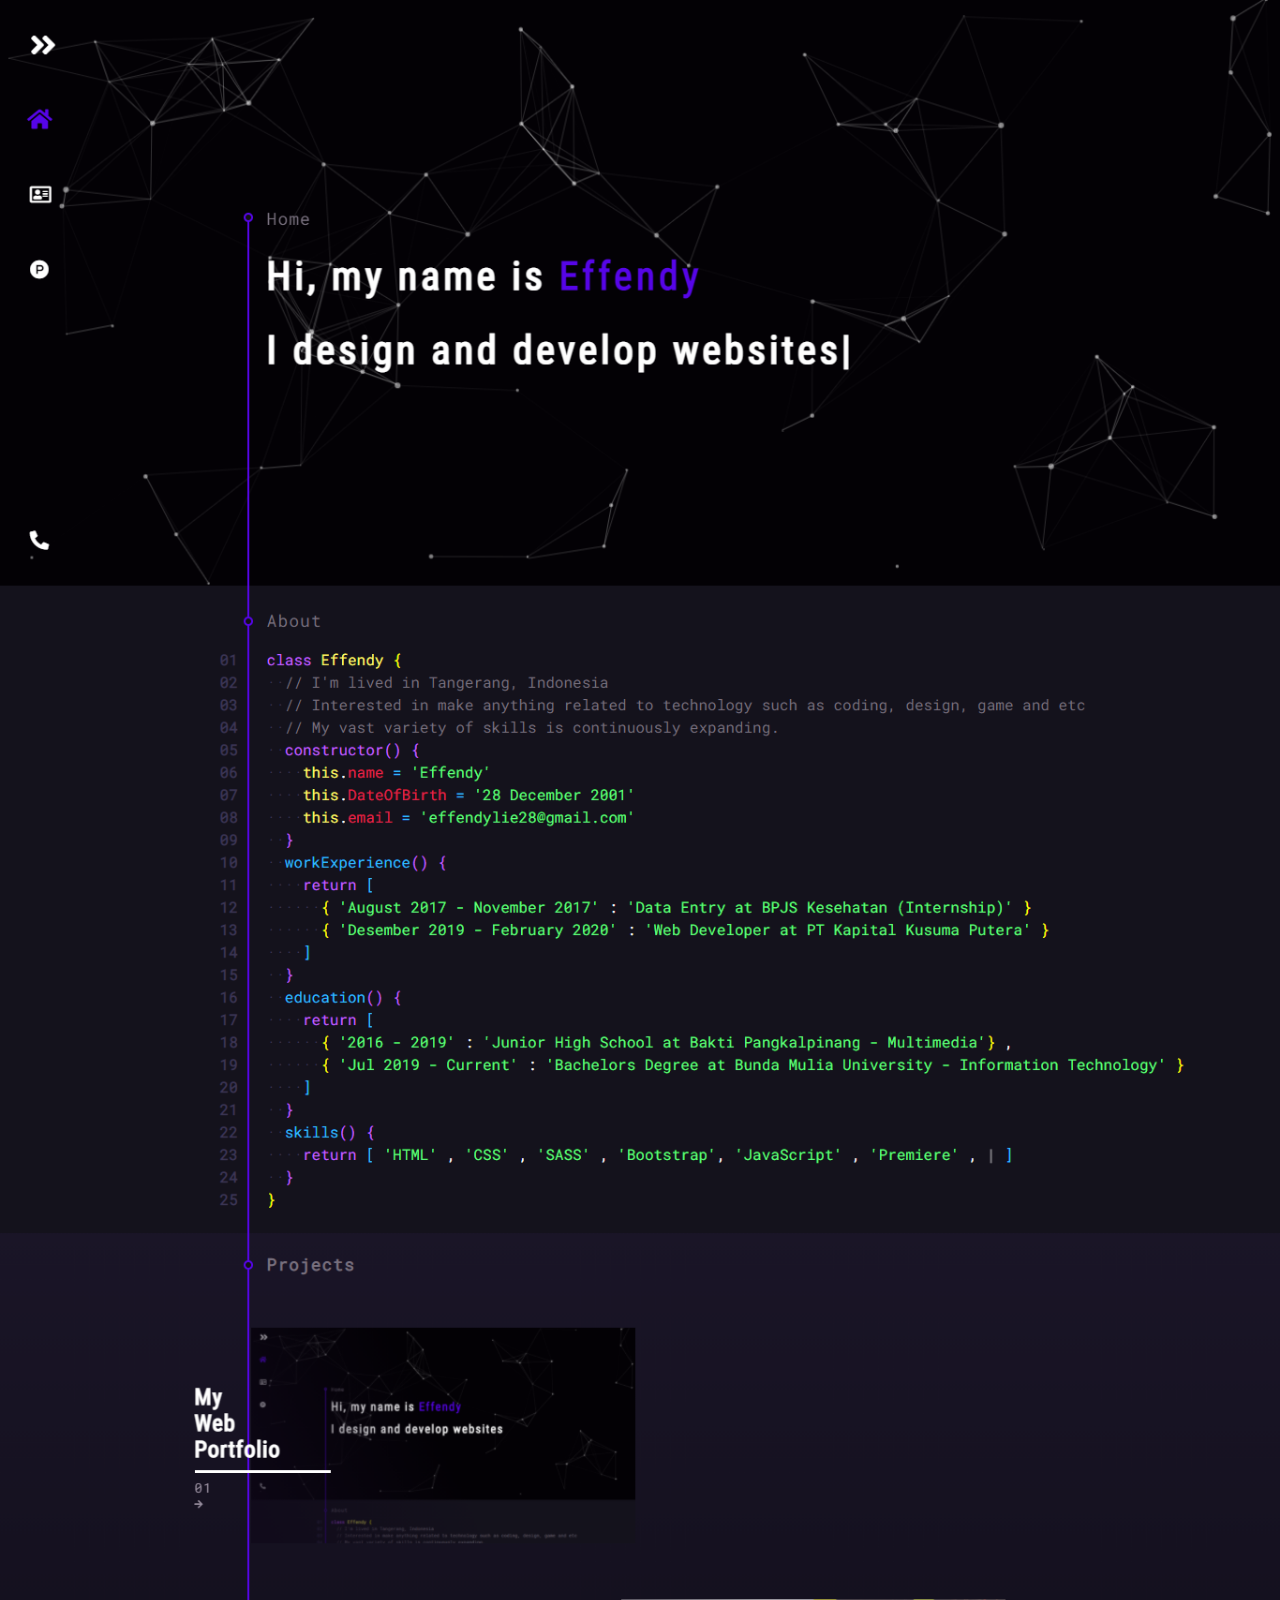
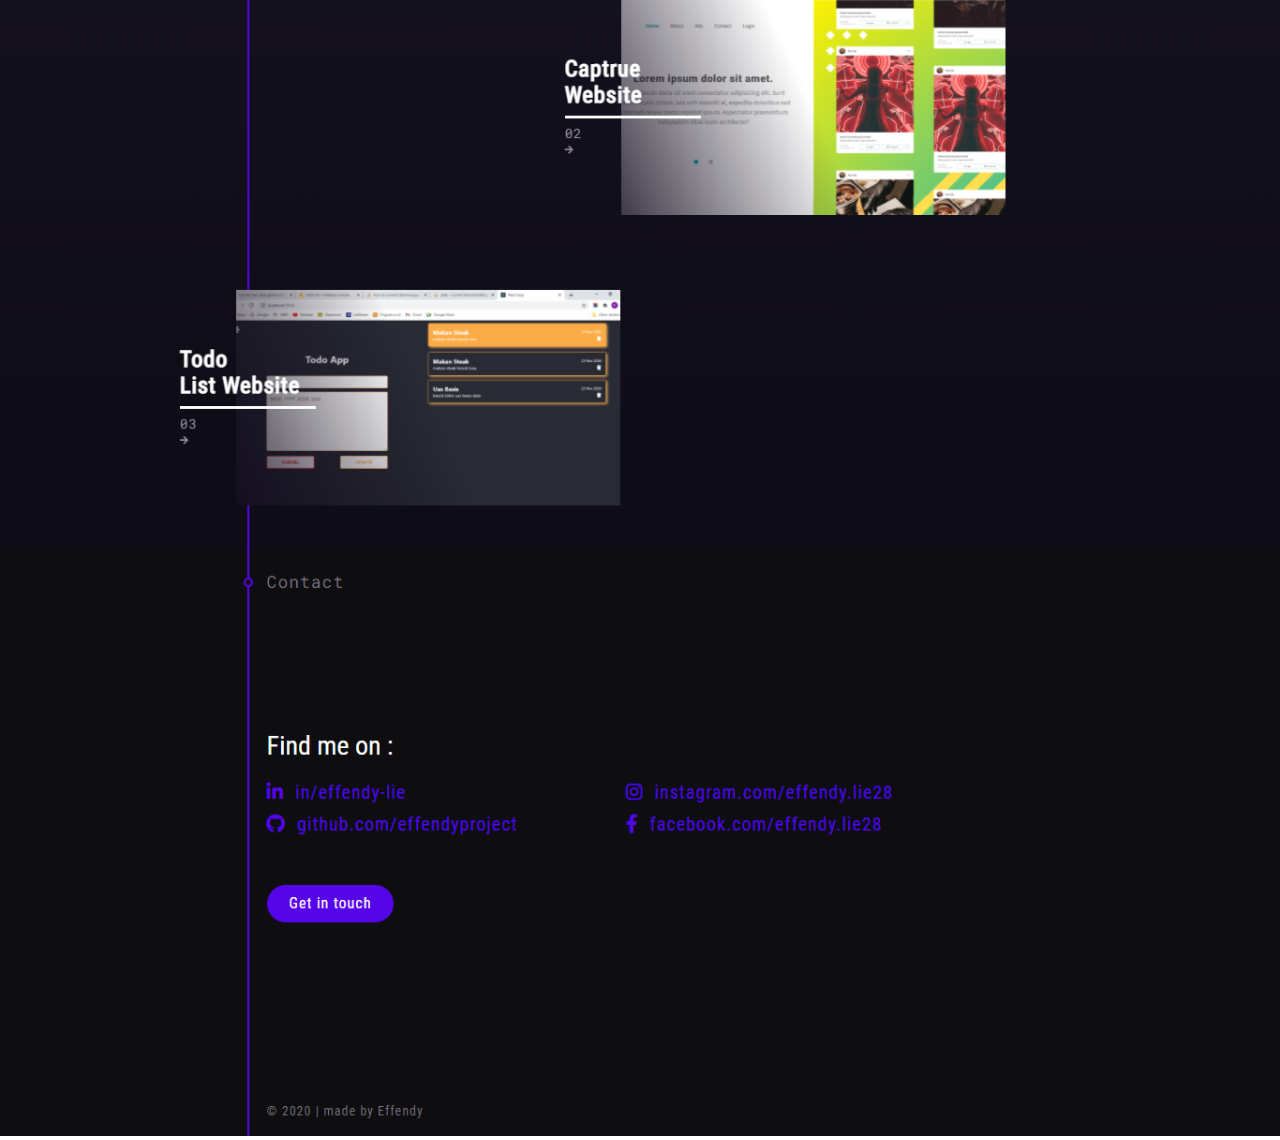
<file: project-details-1.html>
<!DOCTYPE html>
<html lang="en">
    <head>
        <!-- Required meta tags -->
        <meta charset="utf-8" />
        <meta
            name="viewport"
            content="width=device-width, initial-scale=1, shrink-to-fit=no"
        />

        <link rel="stylesheet" href="./assets/css/detail.css" />

        <!-- Bootstrap CSS -->
        <link
            rel="stylesheet"
            href="https://cdn.jsdelivr.net/npm/bootstrap@4.5.3/dist/css/bootstrap.min.css"
            integrity="sha384-TX8t27EcRE3e/ihU7zmQxVncDAy5uIKz4rEkgIXeMed4M0jlfIDPvg6uqKI2xXr2"
            crossorigin="anonymous"
        />

        <title>Website | Effendy Portfolio</title>
    </head>
    <body>
        <div id="projectDetail">
            <div class="row">
                <div class="col-md-8">
                    <img src="./assets/img/fen-web/5.png" alt="project-1" />
                </div>
                <div class="col-md-4">
                    <h2 class="subtitle">#1</h2>
                    <h2 class="title">Effendy Website</h2>
                    <p class="desc">
                        Lorem ipsum dolor sit amet, consectetur adipisicing
                        elit. Ullam, officiis hic fugit numquam, quasi odio
                        nihil voluptatem, sequi magni voluptate quam commodi sit
                        repudiandae laboriosam quaerat. Ducimus error quaerat
                        expedita?
                    </p>
                    <p class="technology">
                        Technology : <br />
                        #HTML, #SCSS, #JavaScript, #Bootstrap, #TiltJs
                    </p>
                </div>
            </div>
        </div>

        <!-- Optional JavaScript; choose one of the two! -->

        <!-- Option 1: jQuery and Bootstrap Bundle (includes Popper) -->
        <script
            src="https://code.jquery.com/jquery-3.5.1.slim.min.js"
            integrity="sha384-DfXdz2htPH0lsSSs5nCTpuj/zy4C+OGpamoFVy38MVBnE+IbbVYUew+OrCXaRkfj"
            crossorigin="anonymous"
        ></script>
        <script
            src="https://cdn.jsdelivr.net/npm/bootstrap@4.5.3/dist/js/bootstrap.bundle.min.js"
            integrity="sha384-ho+j7jyWK8fNQe+A12Hb8AhRq26LrZ/JpcUGGOn+Y7RsweNrtN/tE3MoK7ZeZDyx"
            crossorigin="anonymous"
        ></script>
    </body>
</html>
</file>
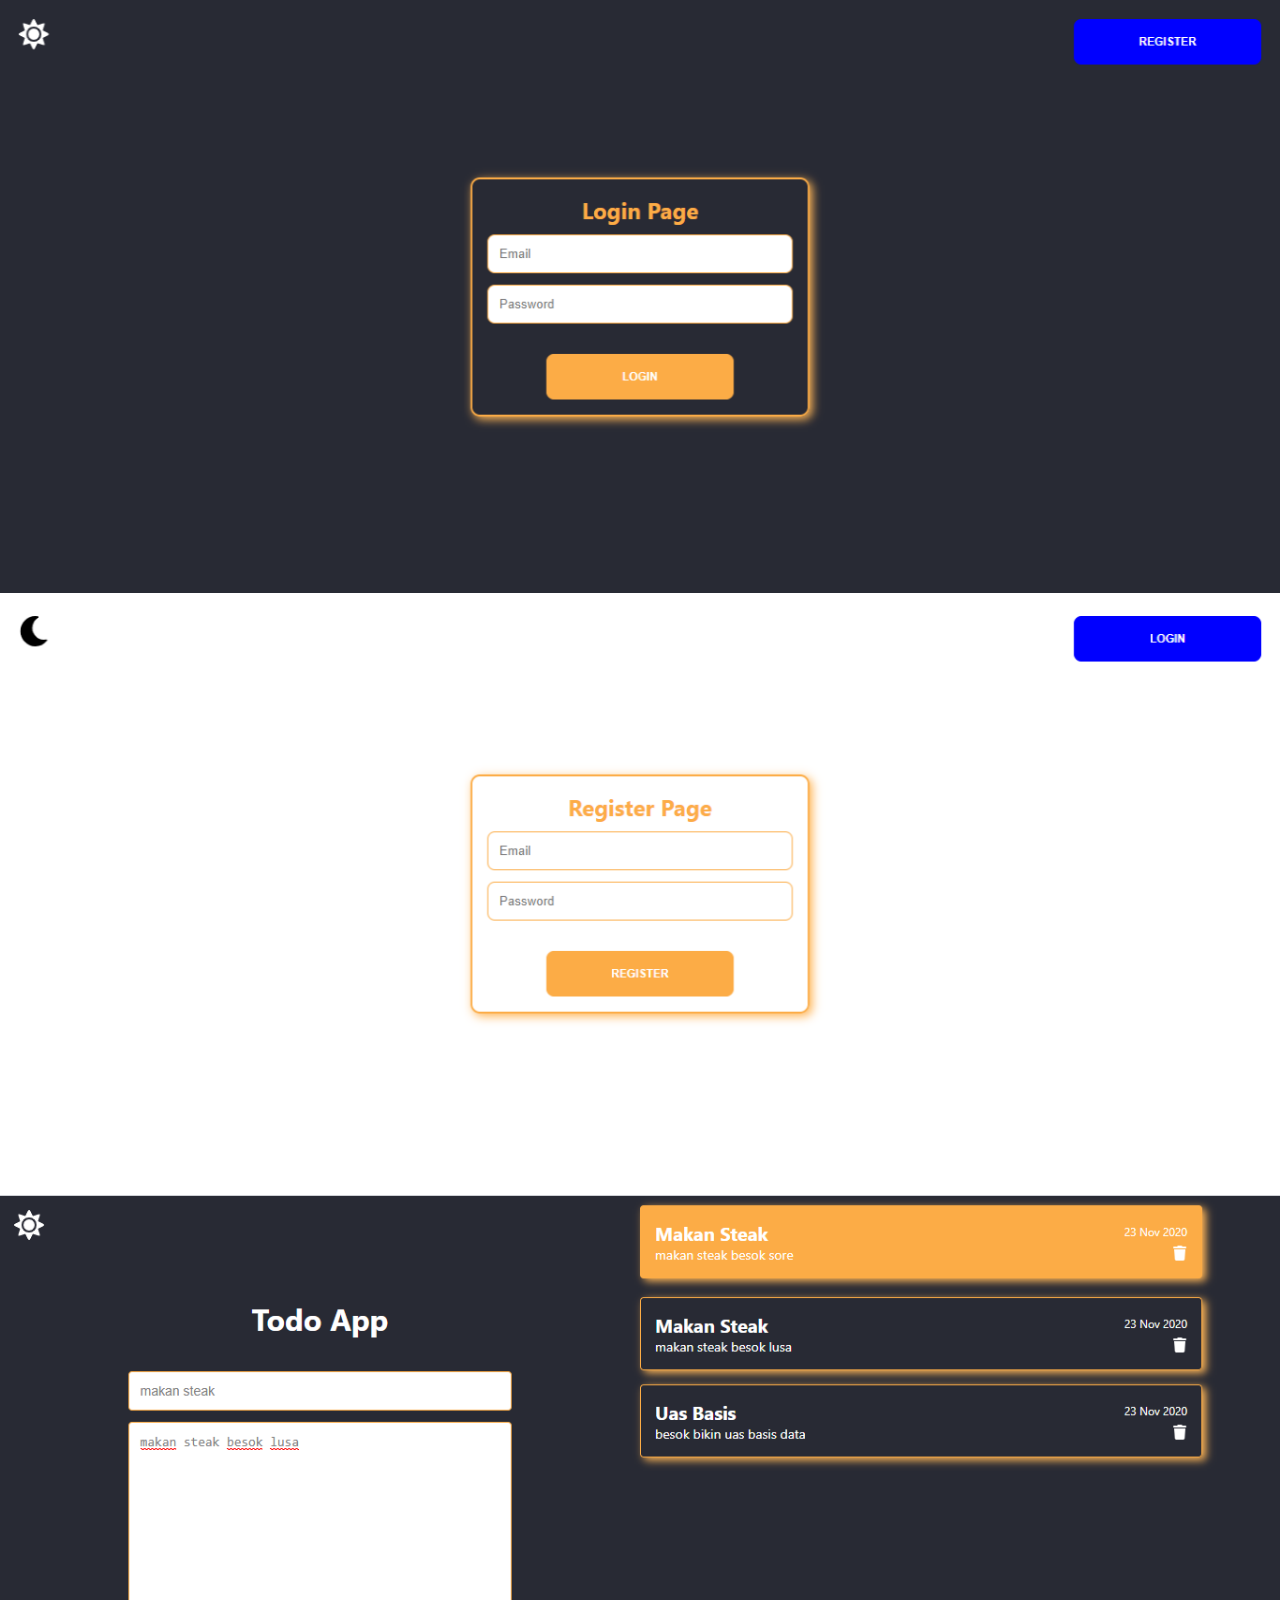
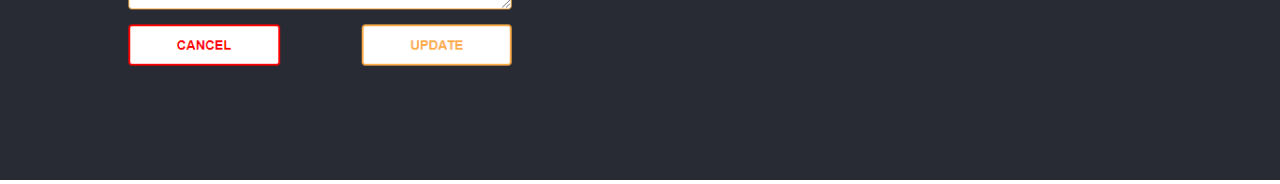
<file: project-details-2.html>
<!DOCTYPE html>
<html lang="en">
    <head>
        <!-- Required meta tags -->
        <meta charset="utf-8" />
        <meta
            name="viewport"
            content="width=device-width, initial-scale=1, shrink-to-fit=no"
        />

        <link rel="stylesheet" href="./assets/css/detail.css" />

        <!-- Bootstrap CSS -->
        <link
            rel="stylesheet"
            href="https://cdn.jsdelivr.net/npm/bootstrap@4.5.3/dist/css/bootstrap.min.css"
            integrity="sha384-TX8t27EcRE3e/ihU7zmQxVncDAy5uIKz4rEkgIXeMed4M0jlfIDPvg6uqKI2xXr2"
            crossorigin="anonymous"
        />

        <title>Website | Todo List</title>
    </head>
    <body>
        <div id="projectDetail">
            <div class="row">
                <div class="col-md-8">
                    <img
                        src="./assets/img/todolist-web/login.png"
                        alt="img-1"
                    />
                    <img
                        src="./assets/img/todolist-web/register.png"
                        alt="img-2"
                    />
                    <img
                        src="./assets/img/todolist-web/todo-app.png"
                        alt="img-3"
                    />
                </div>
                <div class="col-md-4">
                    <h2 class="subtitle">#2</h2>
                    <h2 class="title">Todo List Website</h2>
                    <p class="desc">
                        Lorem ipsum dolor sit amet, consectetur adipisicing
                        elit. Ullam, officiis hic fugit numquam, quasi odio
                        nihil voluptatem, sequi magni voluptate quam commodi sit
                        repudiandae laboriosam quaerat. Ducimus error quaerat
                        expedita?
                    </p>
                    <p class="technology">
                        Technology : <br />
                        #ReactJs, #Firebase, #Redux, #SCSS
                    </p>
                </div>
            </div>
        </div>

        <!-- Optional JavaScript; choose one of the two! -->

        <!-- Option 1: jQuery and Bootstrap Bundle (includes Popper) -->
        <script
            src="https://code.jquery.com/jquery-3.5.1.slim.min.js"
            integrity="sha384-DfXdz2htPH0lsSSs5nCTpuj/zy4C+OGpamoFVy38MVBnE+IbbVYUew+OrCXaRkfj"
            crossorigin="anonymous"
        ></script>
        <script
            src="https://cdn.jsdelivr.net/npm/bootstrap@4.5.3/dist/js/bootstrap.bundle.min.js"
            integrity="sha384-ho+j7jyWK8fNQe+A12Hb8AhRq26LrZ/JpcUGGOn+Y7RsweNrtN/tE3MoK7ZeZDyx"
            crossorigin="anonymous"
        ></script>
    </body>
</html>
</file>
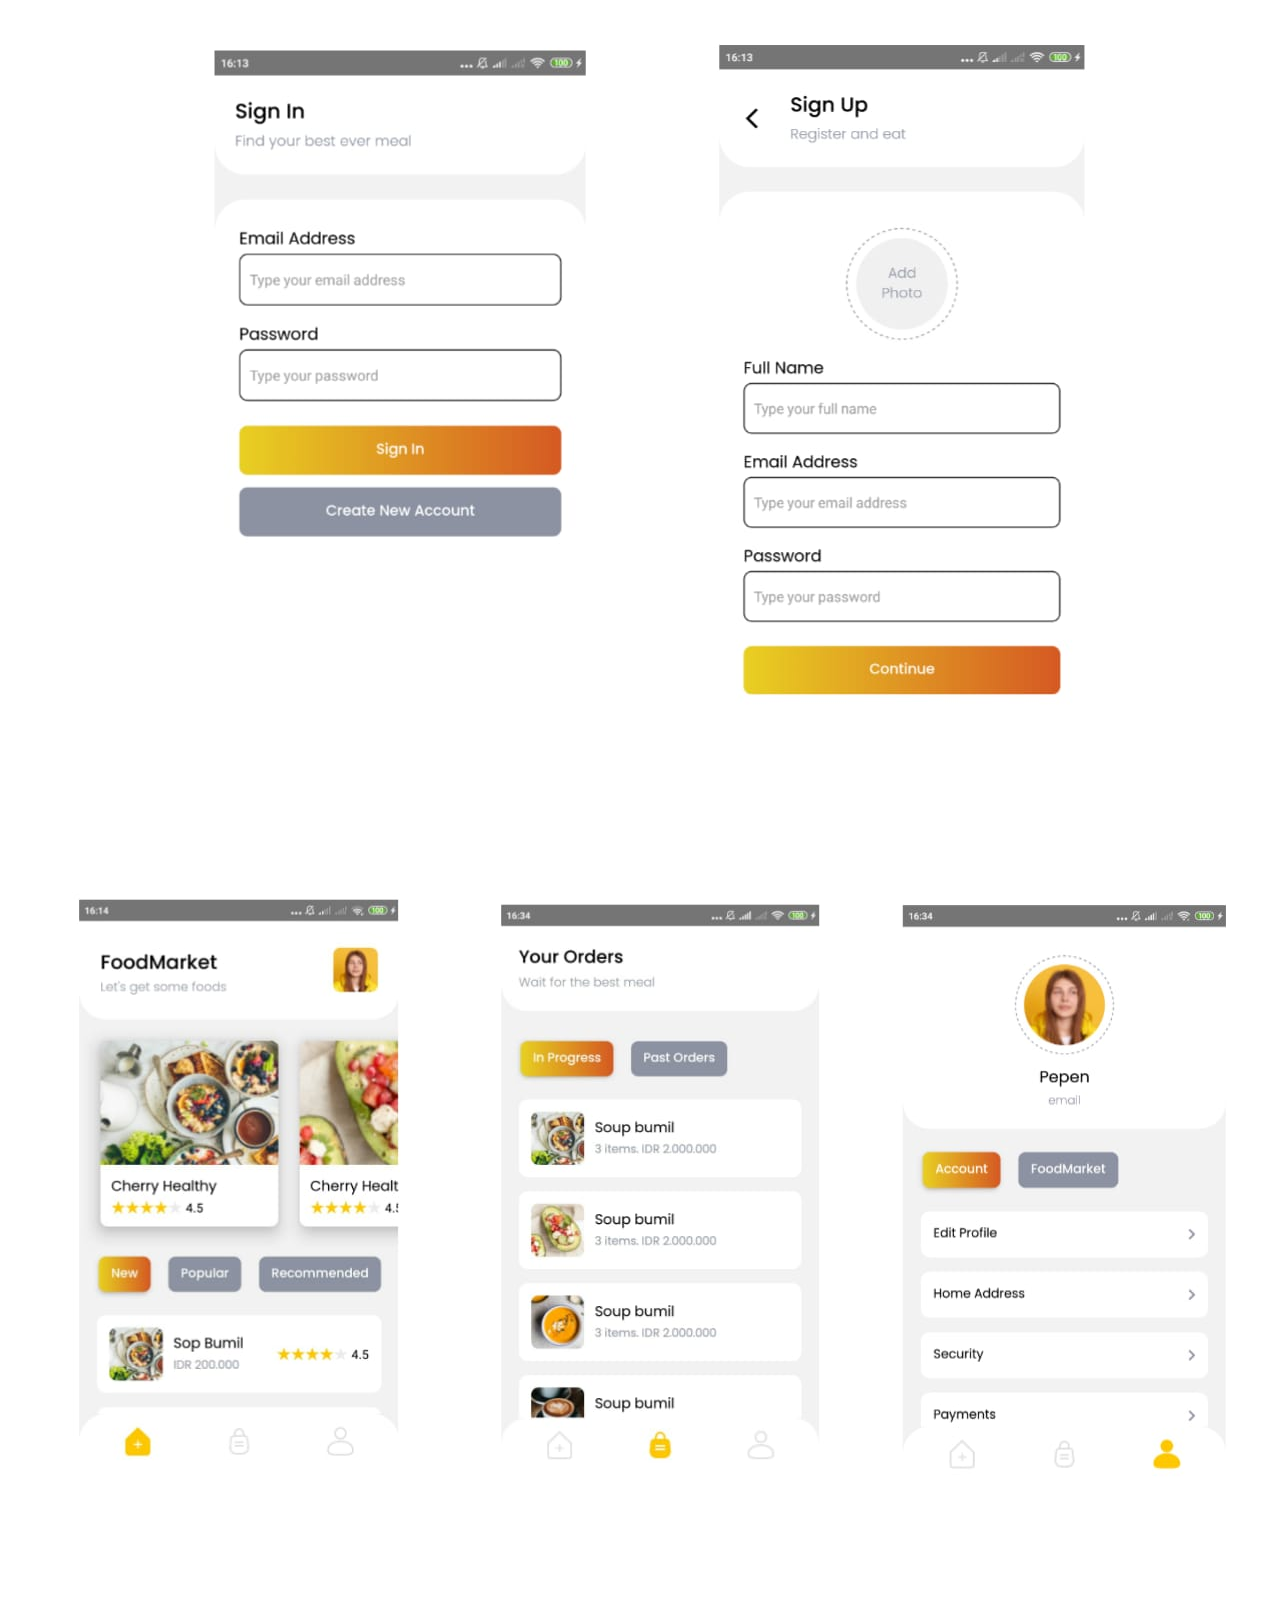
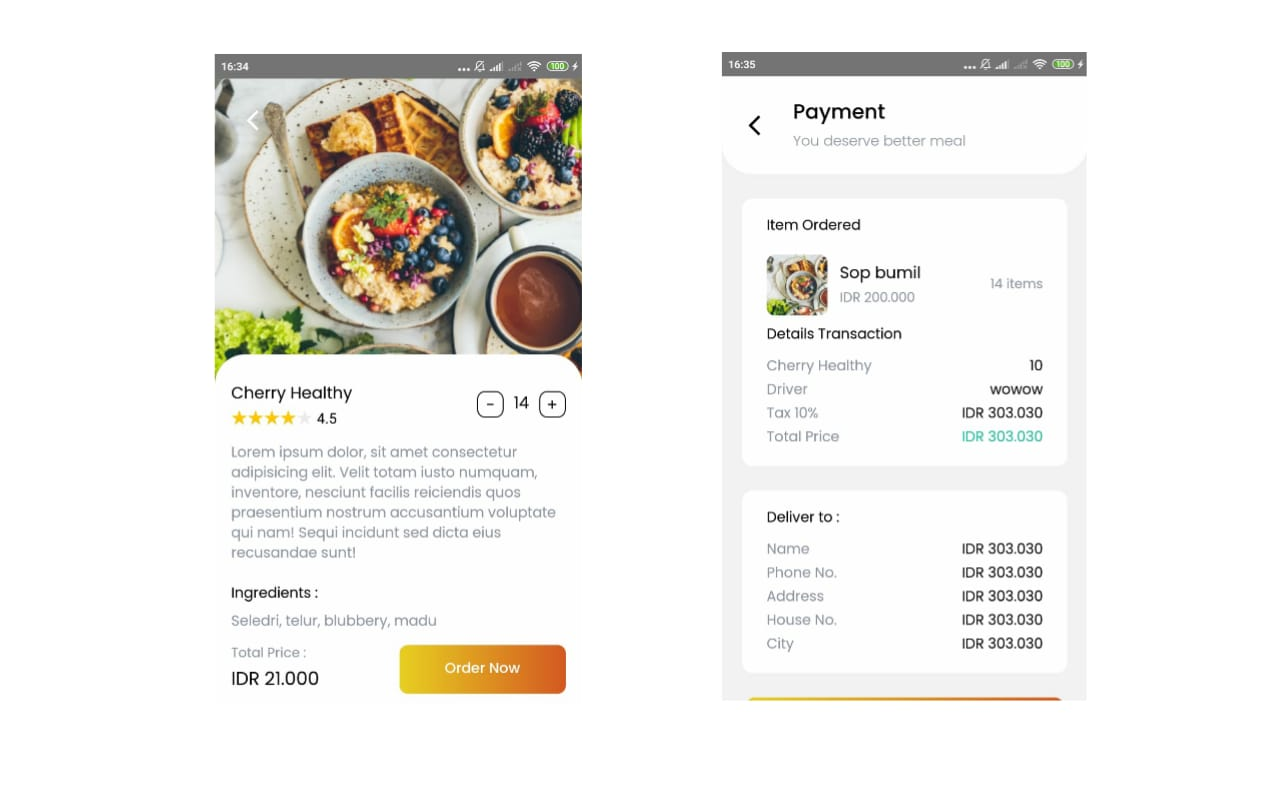
<file: project-details-3.html>
<!DOCTYPE html>
<html lang="en">
    <head>
        <!-- Required meta tags -->
        <meta charset="utf-8" />
        <meta
            name="viewport"
            content="width=device-width, initial-scale=1, shrink-to-fit=no"
        />

        <link rel="stylesheet" href="./assets/css/detail.css" />

        <!-- Bootstrap CSS -->
        <link
            rel="stylesheet"
            href="https://cdn.jsdelivr.net/npm/bootstrap@4.5.3/dist/css/bootstrap.min.css"
            integrity="sha384-TX8t27EcRE3e/ihU7zmQxVncDAy5uIKz4rEkgIXeMed4M0jlfIDPvg6uqKI2xXr2"
            crossorigin="anonymous"
        />

        <title>App | FoodMarket</title>
    </head>
    <body>
        <div id="projectDetail">
            <div class="row">
                <div class="col-md-8">
                    <img src="./assets/img/fm-app/1.jpeg" alt="img-1" />
                    <img src="./assets/img/fm-app/2.jpeg" alt="img-2" />
                    <img src="./assets/img/fm-app/3.jpeg" alt="img-3" />
                </div>
                <div class="col-md-4">
                    <h2 class="subtitle">#3</h2>
                    <h2 class="title">FoodMarket Mobile App</h2>
                    <p class="desc">
                        Lorem ipsum dolor sit amet, consectetur adipisicing
                        elit. Ullam, officiis hic fugit numquam, quasi odio
                        nihil voluptatem, sequi magni voluptate quam commodi sit
                        repudiandae laboriosam quaerat. Ducimus error quaerat
                        expedita?
                    </p>
                    <p class="technology">
                        Technology : <br />
                        #ReactNative, #Redux
                    </p>
                </div>
            </div>
        </div>

        <!-- Optional JavaScript; choose one of the two! -->

        <!-- Option 1: jQuery and Bootstrap Bundle (includes Popper) -->
        <script
            src="https://code.jquery.com/jquery-3.5.1.slim.min.js"
            integrity="sha384-DfXdz2htPH0lsSSs5nCTpuj/zy4C+OGpamoFVy38MVBnE+IbbVYUew+OrCXaRkfj"
            crossorigin="anonymous"
        ></script>
        <script
            src="https://cdn.jsdelivr.net/npm/bootstrap@4.5.3/dist/js/bootstrap.bundle.min.js"
            integrity="sha384-ho+j7jyWK8fNQe+A12Hb8AhRq26LrZ/JpcUGGOn+Y7RsweNrtN/tE3MoK7ZeZDyx"
            crossorigin="anonymous"
        ></script>
    </body>
</html>
</file>
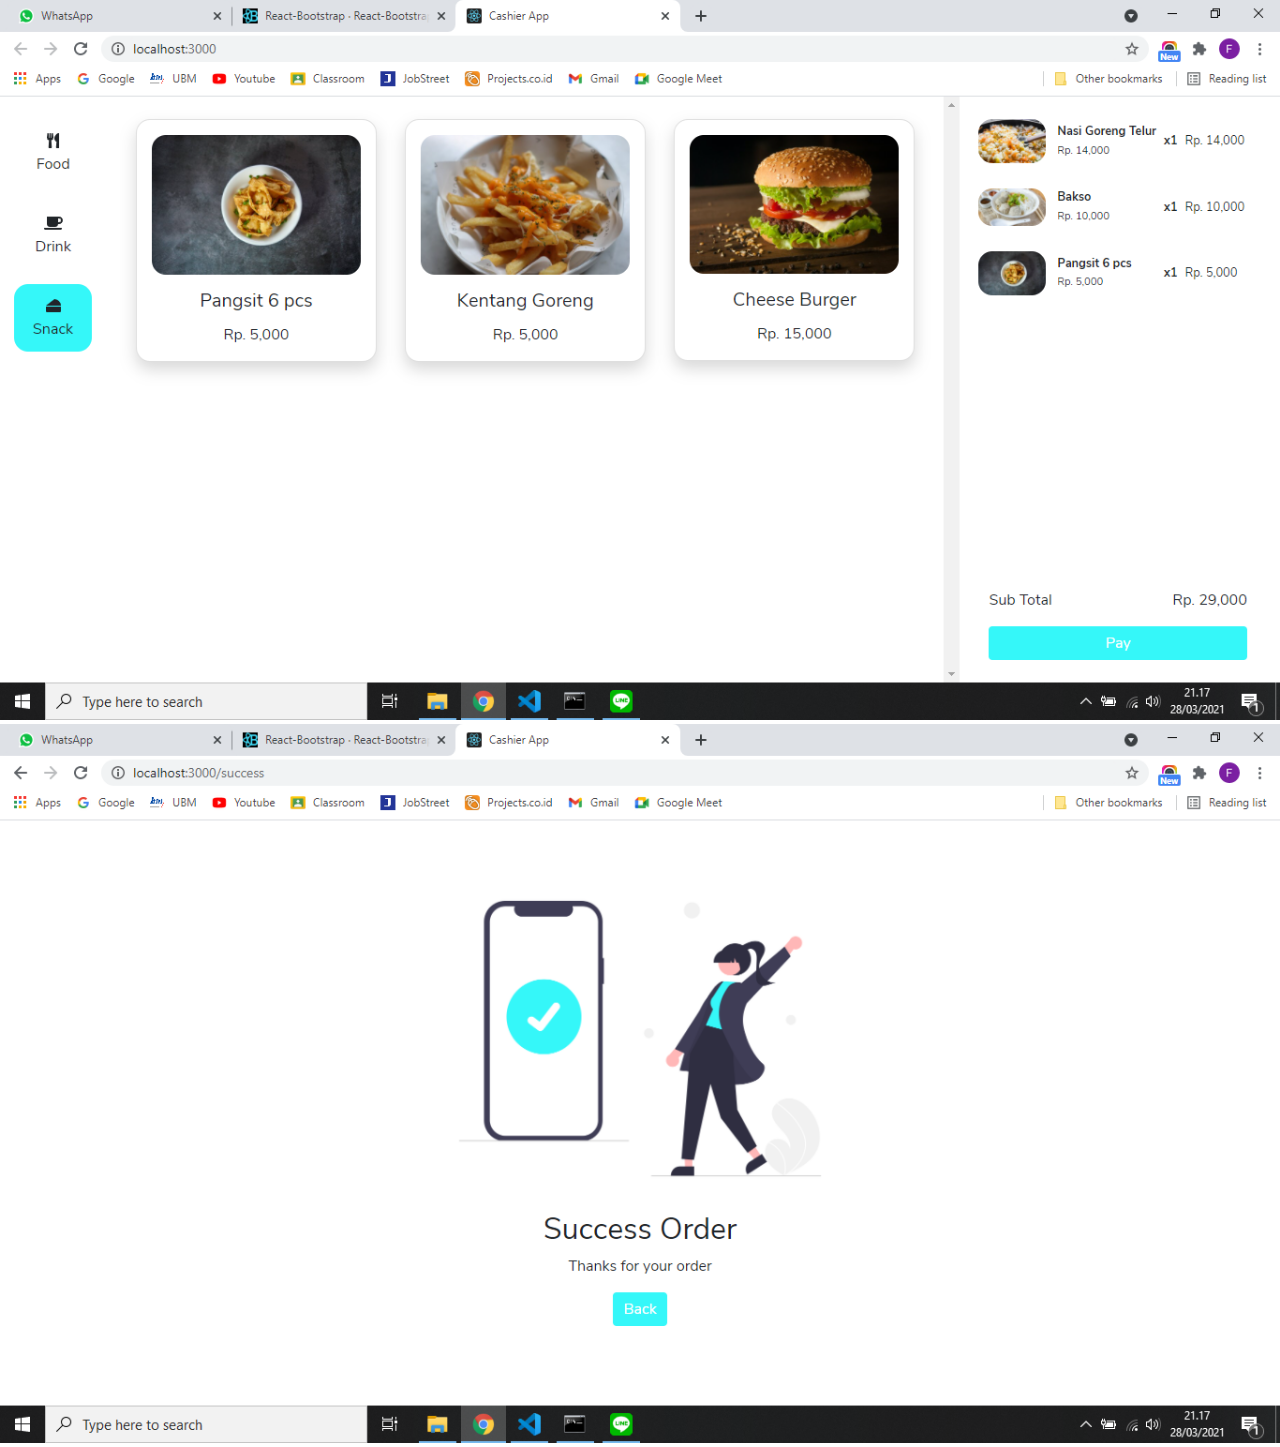
<file: project-details-4.html>
<!DOCTYPE html>
<html lang="en">

<head>
    <!-- Required meta tags -->
    <meta charset="utf-8" />
    <meta name="viewport" content="width=device-width, initial-scale=1, shrink-to-fit=no" />

    <link rel="stylesheet" href="./assets/css/detail.css" />

    <!-- Bootstrap CSS -->
    <link rel="stylesheet" href="https://cdn.jsdelivr.net/npm/bootstrap@4.5.3/dist/css/bootstrap.min.css"
        integrity="sha384-TX8t27EcRE3e/ihU7zmQxVncDAy5uIKz4rEkgIXeMed4M0jlfIDPvg6uqKI2xXr2" crossorigin="anonymous" />

    <title>Web | React Cashier</title>
</head>

<body>
    <div id="projectDetail">
        <div class="row">
            <div class="col-md-8">
                <img src="./assets/img/cashier-web/1.png" alt="img-1" />
                <img src="./assets/img/cashier-web/2.png" alt="img-2" />
            </div>
            <div class="col-md-4">
                <h2 class="subtitle">#3</h2>
                <h2 class="title">React Cashier Web</h2>
                <p class="desc">
                    Lorem ipsum dolor sit amet consectetur adipisicing elit. Voluptatem explicabo obcaecati totam
                    reiciendis. Porro doloremque eligendi, iusto similique quibusdam rem veniam magnam voluptates?
                    Necessitatibus numquam ut delectus fugiat! Omnis, dolore!
                </p>
                <p class="technology">
                    Technology : <br />
                    #ReactJs, #Axios, #ReactRouter, #JSONPlaceholder
                </p>
            </div>
        </div>
    </div>

    <!-- Optional JavaScript; choose one of the two! -->

    <!-- Option 1: jQuery and Bootstrap Bundle (includes Popper) -->
    <script src="https://code.jquery.com/jquery-3.5.1.slim.min.js"
        integrity="sha384-DfXdz2htPH0lsSSs5nCTpuj/zy4C+OGpamoFVy38MVBnE+IbbVYUew+OrCXaRkfj"
        crossorigin="anonymous"></script>
    <script src="https://cdn.jsdelivr.net/npm/bootstrap@4.5.3/dist/js/bootstrap.bundle.min.js"
        integrity="sha384-ho+j7jyWK8fNQe+A12Hb8AhRq26LrZ/JpcUGGOn+Y7RsweNrtN/tE3MoK7ZeZDyx"
        crossorigin="anonymous"></script>
</body>

</html>
</file>
<file: assets/css/detail.css>
* {
  margin: 0;
  padding: 0;
  font-family: "Roboto Condensed", sans-serif;
}

#projectDetail {
  overflow: hidden;
}
#projectDetail .col-md-8 {
  padding: 0;
}
#projectDetail .col-md-8 img {
  width: 100%;
}
#projectDetail .col-md-4 {
  background-color: #0f0d15;
  height: 100vh;
  position: fixed;
  right: 0;
  padding: 40px;
  display: flex;
  flex-direction: column;
  justify-content: center;
  color: white;
}
#projectDetail .col-md-4 .subtitle {
  color: #5605e8;
  font-weight: bold;
}
#projectDetail .col-md-4 .title {
  font-weight: bold;
  font-size: 42px;
  text-transform: capitalize;
}
#projectDetail .col-md-4 .technology {
  color: #988e9f;
}
#projectDetail .col-md-4 .desc {
  margin: 2rem 0;
  opacity: 0.8;
}

@media (max-width: 768px) {
  #projectDetail .row {
    flex-direction: column-reverse;
  }
  #projectDetail .col-md-4 {
    position: relative;
  }
}

/*# sourceMappingURL=detail.css.map */
</file>
